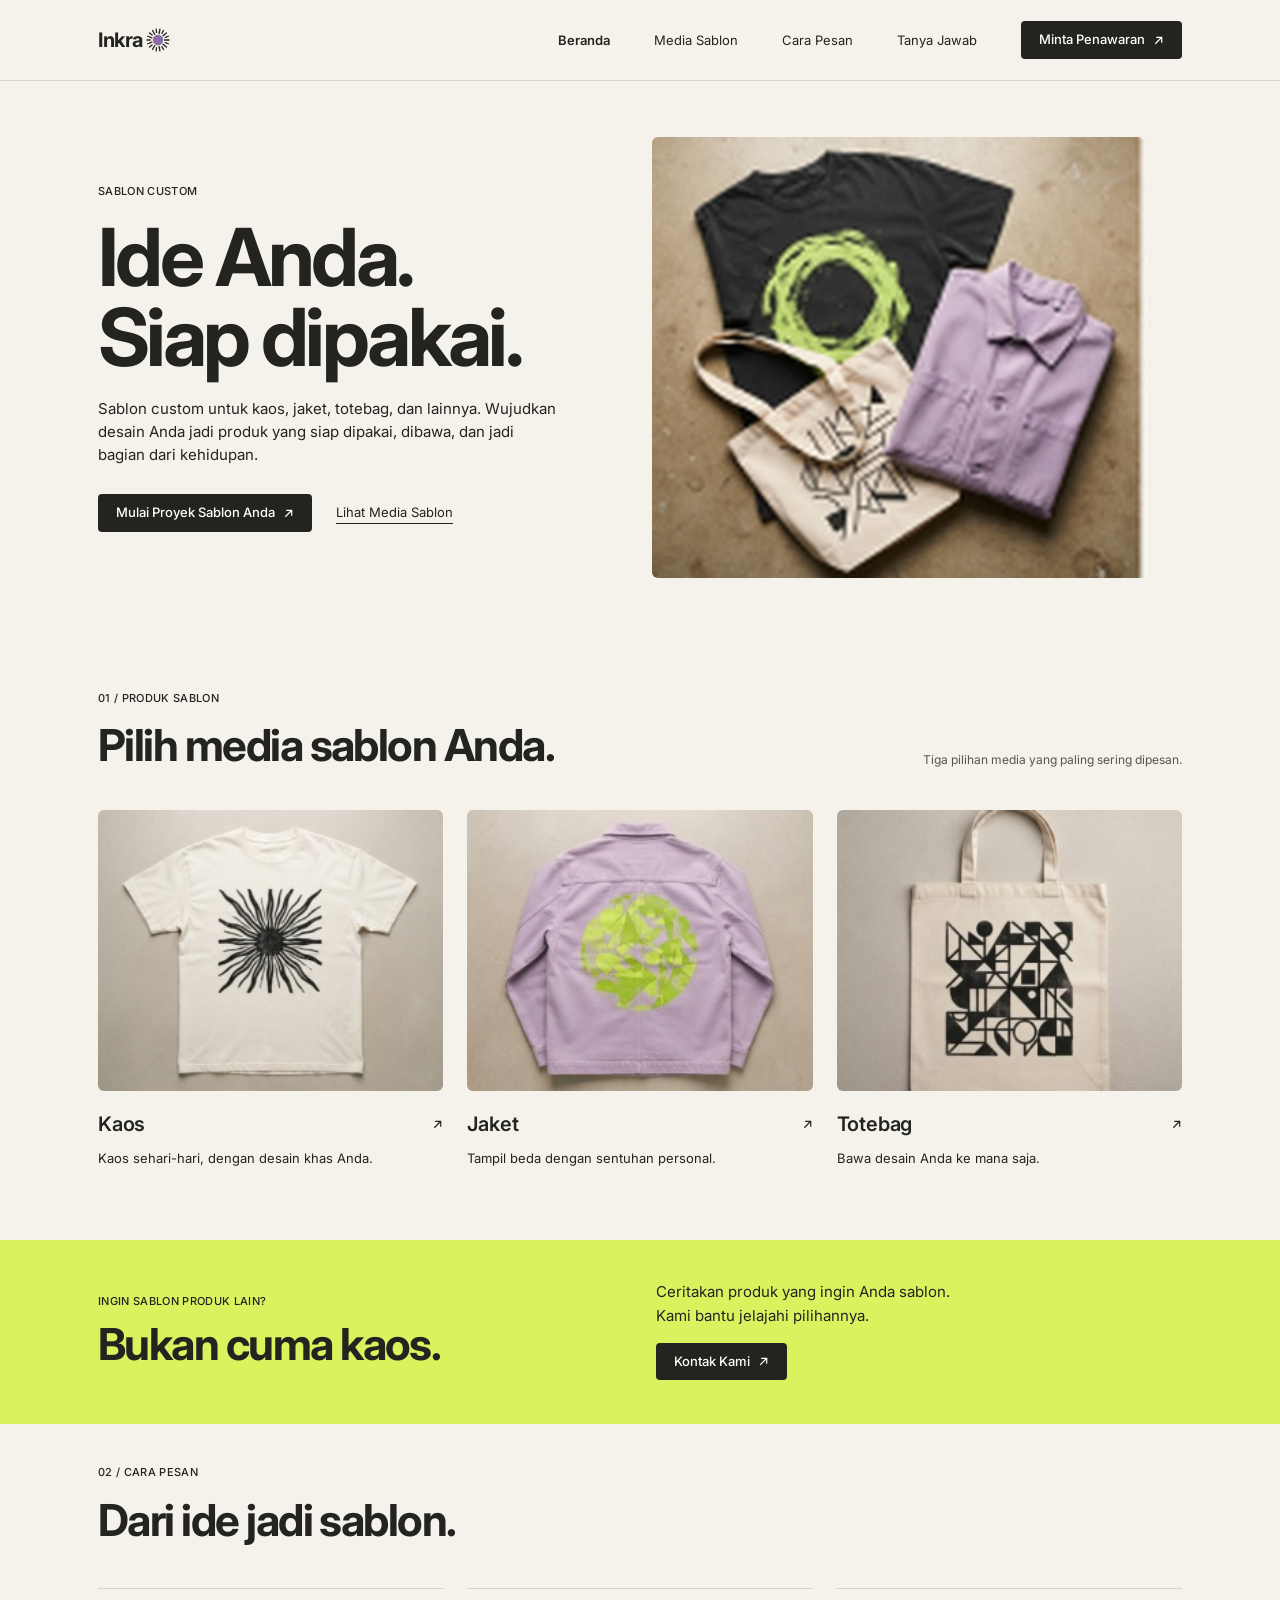
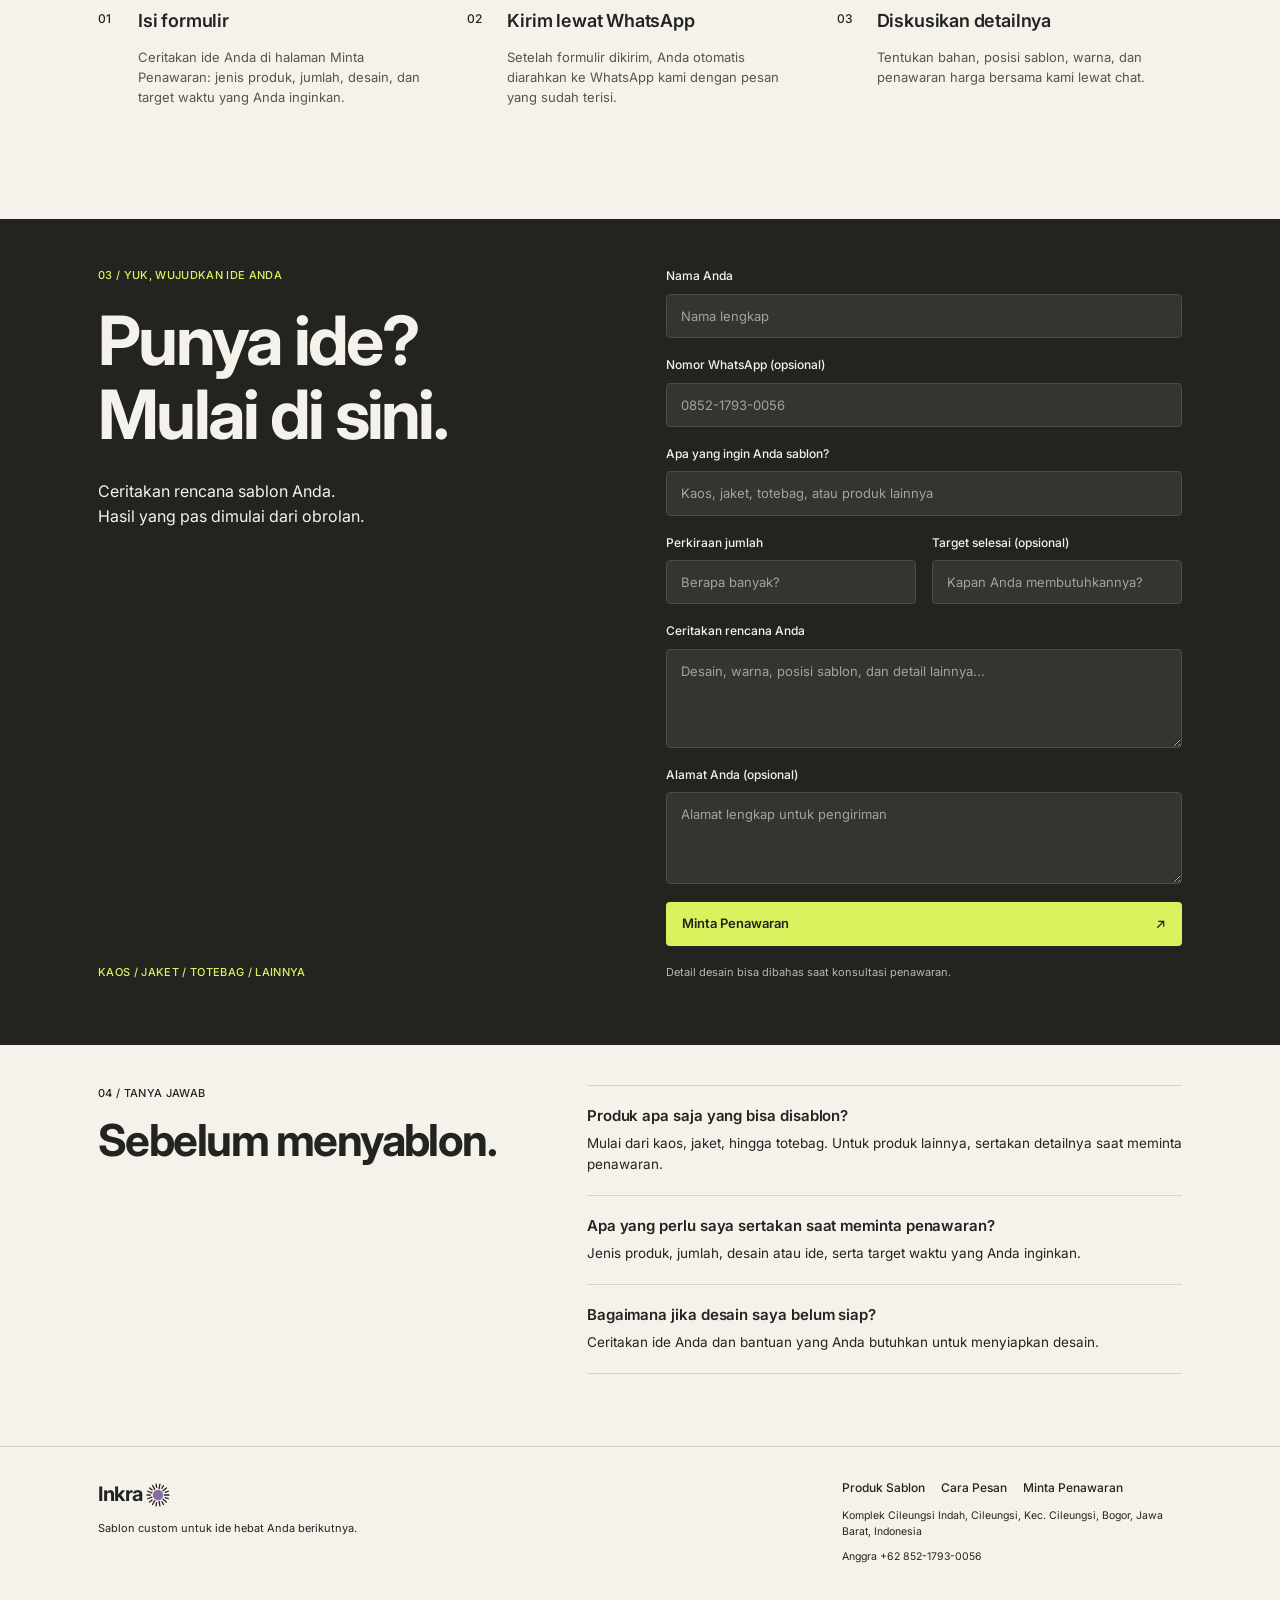
<file: statis/index.html>
<!doctype html>
<html lang="id">
  <head>
    <meta charset="utf-8" />
    <meta name="viewport" content="width=device-width, initial-scale=1" />
    <title>Inkra — Sablon custom untuk ide hebat Anda</title>
    <meta
      name="description"
      content="Sablon custom untuk kaos, jaket, totebag, dan lainnya. Ceritakan ide Anda, kami wujudkan jadi produk siap pakai."
    />
    <link rel="preconnect" href="https://fonts.googleapis.com" />
    <link rel="preconnect" href="https://fonts.gstatic.com" crossorigin />
    <link
      href="https://fonts.googleapis.com/css2?family=Inter:wght@400;500;600;700&display=swap"
      rel="stylesheet"
    />
    <link rel="stylesheet" href="assets/css/style.css" />
  </head>
  <body>
    <header class="site-header">
      <div class="wrap bar">
        <a class="logo" href="index.html" aria-label="Inkra, ke beranda"
          >Inkra<svg
            class="logo-ikon"
            viewBox="0 0 24 24"
            width="24"
            height="24"
            aria-hidden="true"
          >
            <circle cx="12" cy="12" r="5.2" fill="#8a6aa8" />
            <g stroke="#232420" stroke-width="1.3" stroke-linecap="round">
              <line x1="18.50" y1="12.00" x2="23.00" y2="12.00" />
              <line x1="19.24" y1="14.63" x2="22.34" y2="15.76" />
              <line x1="16.98" y1="16.18" x2="20.43" y2="19.07" />
              <line x1="15.85" y1="18.67" x2="17.50" y2="21.53" />
              <line x1="13.13" y1="18.40" x2="13.91" y2="22.83" />
              <line x1="10.66" y1="19.58" x2="10.09" y2="22.83" />
              <line x1="8.75" y1="17.63" x2="6.50" y2="21.53" />
              <line x1="6.10" y1="16.95" x2="3.57" y2="19.07" />
              <line x1="5.89" y1="14.22" x2="1.66" y2="15.76" />
              <line x1="4.30" y1="12.00" x2="1.00" y2="12.00" />
              <line x1="5.89" y1="9.78" x2="1.66" y2="8.24" />
              <line x1="6.10" y1="7.05" x2="3.57" y2="4.93" />
              <line x1="8.75" y1="6.37" x2="6.50" y2="2.47" />
              <line x1="10.66" y1="4.42" x2="10.09" y2="1.17" />
              <line x1="13.13" y1="5.60" x2="13.91" y2="1.17" />
              <line x1="15.85" y1="5.33" x2="17.50" y2="2.47" />
              <line x1="16.98" y1="7.82" x2="20.43" y2="4.93" />
              <line x1="19.24" y1="9.37" x2="22.34" y2="8.24" />
            </g></svg
        ></a>
        <button
          class="nav-toggle"
          type="button"
          aria-expanded="false"
          aria-controls="menu"
        >
          Menu
        </button>
        <nav class="menu" id="menu" aria-label="Navigasi utama">
          <a href="index.html" aria-current="page">Beranda</a>
          <a href="media-sablon.html">Media Sablon</a>
          <a href="cara-pesan.html">Cara Pesan</a>
          <a href="tanya-jawab.html">Tanya Jawab</a>
          <a class="btn btn-gelap" href="minta-penawaran.html"
            >Minta Penawaran
            <svg
              class="ikon"
              viewBox="0 0 12 12"
              width="11"
              height="11"
              aria-hidden="true"
            >
              <path
                d="M2.5 9.5l7-7M3.5 2.5h6v6"
                fill="none"
                stroke="currentColor"
                stroke-width="1.3"
              /></svg
          ></a>
        </nav>
      </div>
    </header>
    <main>
      <section class="hero">
        <div class="wrap hero-grid">
          <div class="hero-teks">
            <p class="eyebrow">Sablon custom</p>
            <h1>Ide Anda.<br />Siap dipakai.</h1>
            <p class="hero-ket">
              Sablon custom untuk kaos, jaket, totebag, dan lainnya. Wujudkan
              desain Anda jadi produk yang siap dipakai, dibawa, dan jadi bagian
              dari kehidupan.
            </p>
            <div class="hero-aksi">
              <a class="btn btn-gelap" href="minta-penawaran.html"
                >Mulai Proyek Sablon Anda
                <svg
                  class="ikon"
                  viewBox="0 0 12 12"
                  width="11"
                  height="11"
                  aria-hidden="true"
                >
                  <path
                    d="M2.5 9.5l7-7M3.5 2.5h6v6"
                    fill="none"
                    stroke="currentColor"
                    stroke-width="1.3"
                  /></svg
              ></a>
              <a class="tautan-garis" href="media-sablon.html"
                >Lihat Media Sablon</a
              >
            </div>
          </div>
          <img
            class="hero-foto"
            src="assets/img/hero.jpg"
            width="612"
            height="504"
            alt="Kaos hitam, jaket ungu, dan totebag dengan desain sablon"
          />
        </div>
      </section>
      <section class="section" id="media-sablon">
        <div class="wrap">
          <p class="eyebrow">01 / Produk sablon</p>
          <div class="section-head">
            <h2 class="judul">Pilih media sablon Anda.</h2>
            <p class="section-note">
              Tiga pilihan media yang paling sering dipesan.
            </p>
          </div>
          <div class="kartu-grid">
            <a class="kartu" href="minta-penawaran.html?produk=Kaos">
              <img
                src="assets/img/kaos.jpg"
                width="254"
                height="207"
                alt="Kaos dengan desain sablon"
                loading="lazy"
              />
              <span class="kartu-judul"
                ><span class="kartu-nama">Kaos</span
                ><svg
                  class="ikon"
                  viewBox="0 0 12 12"
                  width="11"
                  height="11"
                  aria-hidden="true"
                >
                  <path
                    d="M2.5 9.5l7-7M3.5 2.5h6v6"
                    fill="none"
                    stroke="currentColor"
                    stroke-width="1.3"
                  /></svg
              ></span>
              <span class="kartu-ket"
                >Kaos sehari-hari, dengan desain khas Anda.</span
              >
            </a>
            <a class="kartu" href="minta-penawaran.html?produk=Jaket">
              <img
                src="assets/img/jaket.jpg"
                width="254"
                height="207"
                alt="Jaket dengan desain sablon"
                loading="lazy"
              />
              <span class="kartu-judul"
                ><span class="kartu-nama">Jaket</span
                ><svg
                  class="ikon"
                  viewBox="0 0 12 12"
                  width="11"
                  height="11"
                  aria-hidden="true"
                >
                  <path
                    d="M2.5 9.5l7-7M3.5 2.5h6v6"
                    fill="none"
                    stroke="currentColor"
                    stroke-width="1.3"
                  /></svg
              ></span>
              <span class="kartu-ket"
                >Tampil beda dengan sentuhan personal.</span
              >
            </a>
            <a class="kartu" href="minta-penawaran.html?produk=Totebag">
              <img
                src="assets/img/totebag.jpg"
                width="254"
                height="207"
                alt="Totebag dengan desain sablon"
                loading="lazy"
              />
              <span class="kartu-judul"
                ><span class="kartu-nama">Totebag</span
                ><svg
                  class="ikon"
                  viewBox="0 0 12 12"
                  width="11"
                  height="11"
                  aria-hidden="true"
                >
                  <path
                    d="M2.5 9.5l7-7M3.5 2.5h6v6"
                    fill="none"
                    stroke="currentColor"
                    stroke-width="1.3"
                  /></svg
              ></span>
              <span class="kartu-ket">Bawa desain Anda ke mana saja.</span>
            </a>
          </div>
        </div>
      </section>
      <section class="band">
        <div class="wrap band-grid">
          <div>
            <p class="eyebrow">Ingin sablon produk lain?</p>
            <h2 class="judul">Bukan cuma kaos.</h2>
          </div>
          <div class="band-aksi">
            <p>
              Ceritakan produk yang ingin Anda sablon.<br />Kami bantu jelajahi
              pilihannya.
            </p>
            <a
              class="btn btn-gelap"
              href="https://wa.me/6285217930056?text=Halo%20Inkra%2C%20saya%20ingin%20bertanya%20soal%20sablon."
              target="_blank"
              rel="noopener"
              >Kontak Kami
              <svg
                class="ikon"
                viewBox="0 0 12 12"
                width="11"
                height="11"
                aria-hidden="true"
              >
                <path
                  d="M2.5 9.5l7-7M3.5 2.5h6v6"
                  fill="none"
                  stroke="currentColor"
                  stroke-width="1.3"
                /></svg
            ></a>
          </div>
        </div>
      </section>
      <section class="section" id="cara-pesan">
        <div class="wrap">
          <p class="eyebrow">02 / Cara pesan</p>
          <h2 class="judul">Dari ide jadi sablon.</h2>
          <ol class="langkah">
            <li class="langkah-item">
              <span class="langkah-no">01</span>
              <div>
                <h3>Isi formulir</h3>
                <p>
                  Ceritakan ide Anda di halaman Minta Penawaran: jenis produk,
                  jumlah, desain, dan target waktu yang Anda inginkan.
                </p>
              </div>
            </li>
            <li class="langkah-item">
              <span class="langkah-no">02</span>
              <div>
                <h3>Kirim lewat WhatsApp</h3>
                <p>
                  Setelah formulir dikirim, Anda otomatis diarahkan ke WhatsApp
                  kami dengan pesan yang sudah terisi.
                </p>
              </div>
            </li>
            <li class="langkah-item">
              <span class="langkah-no">03</span>
              <div>
                <h3>Diskusikan detailnya</h3>
                <p>
                  Tentukan bahan, posisi sablon, warna, dan penawaran harga
                  bersama kami lewat chat.
                </p>
              </div>
            </li>
          </ol>
        </div>
      </section>
      <section class="panel-gelap" id="penawaran">
        <div class="wrap form-grid">
          <div class="form-kiri">
            <div>
              <p class="eyebrow eyebrow-lime">03 / Yuk, wujudkan ide Anda</p>
              <h2 class="judul judul-besar">Punya ide?<br />Mulai di sini.</h2>
              <p class="form-ket">
                Ceritakan rencana sablon Anda.<br />Hasil yang pas dimulai dari
                obrolan.
              </p>
            </div>
            <p class="eyebrow eyebrow-lime form-tag">
              Kaos / Jaket / Totebag / Lainnya
            </p>
          </div>

          <form class="form" id="form-penawaran" novalidate>
            <div class="field">
              <label for="nama">Nama Anda</label>
              <input
                id="nama"
                name="nama"
                type="text"
                maxlength="100"
                placeholder="Nama lengkap"
                autocomplete="name"
                required
              />
            </div>
            <div class="field">
              <label for="telepon">Nomor WhatsApp (opsional)</label>
              <input
                id="telepon"
                name="telepon"
                type="tel"
                inputmode="tel"
                maxlength="25"
                placeholder="0852-1793-0056"
                autocomplete="tel"
              />
            </div>
            <div class="field">
              <label for="produk">Apa yang ingin Anda sablon?</label>
              <input
                id="produk"
                name="produk"
                type="text"
                maxlength="150"
                placeholder="Kaos, jaket, totebag, atau produk lainnya"
                required
              />
            </div>
            <div class="baris">
              <div class="field">
                <label for="jumlah">Perkiraan jumlah</label>
                <input
                  id="jumlah"
                  name="jumlah"
                  type="text"
                  maxlength="50"
                  placeholder="Berapa banyak?"
                  required
                />
              </div>
              <div class="field">
                <label for="target">Target selesai (opsional)</label>
                <input
                  id="target"
                  name="target"
                  type="text"
                  maxlength="100"
                  placeholder="Kapan Anda membutuhkannya?"
                />
              </div>
            </div>
            <div class="field">
              <label for="rencana">Ceritakan rencana Anda</label>
              <textarea
                id="rencana"
                name="rencana"
                rows="4"
                maxlength="2000"
                placeholder="Desain, warna, posisi sablon, dan detail lainnya..."
              ></textarea>
            </div>
            <div class="field">
              <label for="alamat">Alamat Anda (opsional)</label>
              <textarea
                id="alamat"
                name="alamat"
                rows="3"
                maxlength="500"
                placeholder="Alamat lengkap untuk pengiriman"
              ></textarea>
            </div>
            <button class="btn btn-lime btn-blok" type="submit">
              <span>Minta Penawaran</span
              ><svg
                class="ikon"
                viewBox="0 0 12 12"
                width="11"
                height="11"
                aria-hidden="true"
              >
                <path
                  d="M2.5 9.5l7-7M3.5 2.5h6v6"
                  fill="none"
                  stroke="currentColor"
                  stroke-width="1.3"
                />
              </svg>
            </button>
            <p class="form-catatan">
              Detail desain bisa dibahas saat konsultasi penawaran.
            </p>
          </form>
        </div>
      </section>
      <section class="section" id="tanya-jawab">
        <div class="wrap faq-grid">
          <div>
            <p class="eyebrow">04 / Tanya jawab</p>
            <h2 class="judul">Sebelum menyablon.</h2>
          </div>
          <div class="faq-daftar">
            <div class="faq-item">
              <h3>Produk apa saja yang bisa disablon?</h3>
              <p>
                Mulai dari kaos, jaket, hingga totebag. Untuk produk lainnya,
                sertakan detailnya saat meminta penawaran.
              </p>
            </div>
            <div class="faq-item">
              <h3>Apa yang perlu saya sertakan saat meminta penawaran?</h3>
              <p>
                Jenis produk, jumlah, desain atau ide, serta target waktu yang
                Anda inginkan.
              </p>
            </div>
            <div class="faq-item">
              <h3>Bagaimana jika desain saya belum siap?</h3>
              <p>
                Ceritakan ide Anda dan bantuan yang Anda butuhkan untuk
                menyiapkan desain.
              </p>
            </div>
          </div>
        </div>
      </section>
    </main>
    <footer class="site-footer">
      <div class="wrap footer-grid">
        <div>
          <a class="logo" href="index.html" aria-label="Inkra, ke beranda"
            >Inkra<svg
              class="logo-ikon"
              viewBox="0 0 24 24"
              width="24"
              height="24"
              aria-hidden="true"
            >
              <circle cx="12" cy="12" r="5.2" fill="#8a6aa8" />
              <g stroke="#232420" stroke-width="1.3" stroke-linecap="round">
                <line x1="18.50" y1="12.00" x2="23.00" y2="12.00" />
                <line x1="19.24" y1="14.63" x2="22.34" y2="15.76" />
                <line x1="16.98" y1="16.18" x2="20.43" y2="19.07" />
                <line x1="15.85" y1="18.67" x2="17.50" y2="21.53" />
                <line x1="13.13" y1="18.40" x2="13.91" y2="22.83" />
                <line x1="10.66" y1="19.58" x2="10.09" y2="22.83" />
                <line x1="8.75" y1="17.63" x2="6.50" y2="21.53" />
                <line x1="6.10" y1="16.95" x2="3.57" y2="19.07" />
                <line x1="5.89" y1="14.22" x2="1.66" y2="15.76" />
                <line x1="4.30" y1="12.00" x2="1.00" y2="12.00" />
                <line x1="5.89" y1="9.78" x2="1.66" y2="8.24" />
                <line x1="6.10" y1="7.05" x2="3.57" y2="4.93" />
                <line x1="8.75" y1="6.37" x2="6.50" y2="2.47" />
                <line x1="10.66" y1="4.42" x2="10.09" y2="1.17" />
                <line x1="13.13" y1="5.60" x2="13.91" y2="1.17" />
                <line x1="15.85" y1="5.33" x2="17.50" y2="2.47" />
                <line x1="16.98" y1="7.82" x2="20.43" y2="4.93" />
                <line x1="19.24" y1="9.37" x2="22.34" y2="8.24" />
              </g></svg
          ></a>
          <p class="footer-tagline">
            Sablon custom untuk ide hebat Anda berikutnya.
          </p>
        </div>
        <div class="footer-info">
          <nav class="footer-links" aria-label="Tautan footer">
            <a href="media-sablon.html">Produk Sablon</a>
            <a href="cara-pesan.html">Cara Pesan</a>
            <a href="minta-penawaran.html">Minta Penawaran</a>
          </nav>
          <p class="footer-alamat">
            Komplek Cileungsi Indah, Cileungsi, Kec. Cileungsi, Bogor, Jawa
            Barat, Indonesia
          </p>
          <p class="footer-alamat">Anggra +62 852-1793-0056</p>
        </div>
      </div>
    </footer>

    <div
      class="modal"
      id="modal-sukses"
      role="dialog"
      aria-modal="true"
      aria-labelledby="modal-judul"
      hidden
    >
      <div class="modal-kotak">
        <h2 id="modal-judul">Permintaan diterima.</h2>
        <p>
          Mohon berkenan untuk menunggu beberapa saat, kami akan menghubungi
          anda segera.
        </p>
        <p class="modal-wa" role="status">Mengarahkan Anda ke WhatsApp…</p>
        <div class="modal-aksi">
          <a class="btn btn-gelap" href="#" data-wa>Buka WhatsApp</a>
          <button class="btn btn-garis" type="button" data-tutup>Tutup</button>
        </div>
      </div>
    </div>

    <script src="assets/js/main.js"></script>
  </body>
</html>
</file>
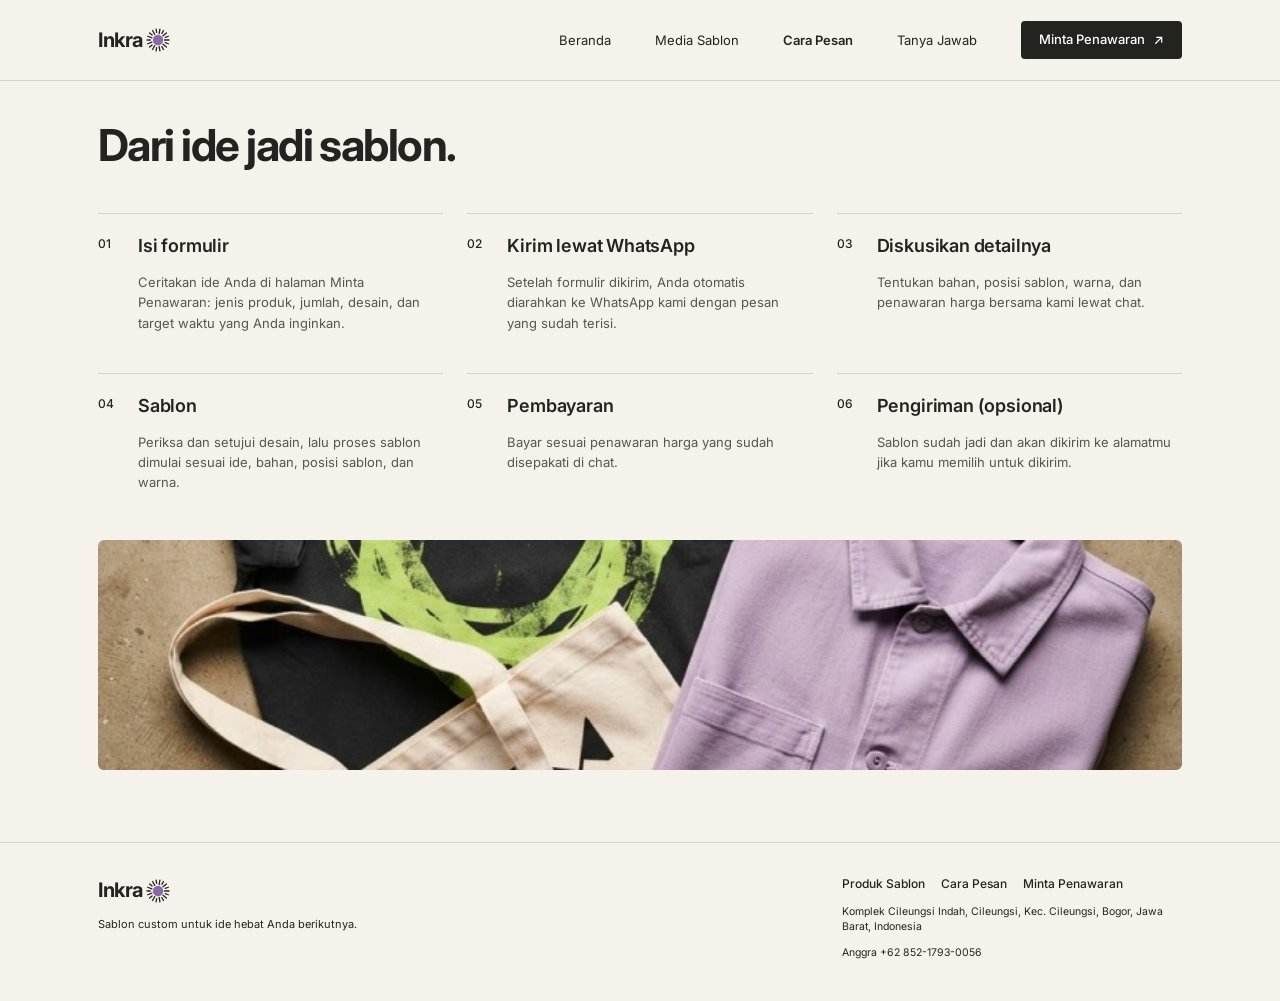
<file: statis/cara-pesan.html>
<!doctype html>
<html lang="id">
  <head>
    <meta charset="utf-8" />
    <meta name="viewport" content="width=device-width, initial-scale=1" />
    <title>Cara Pesan — Inkra</title>
    <meta
      name="description"
      content="Sablon custom untuk kaos, jaket, totebag, dan lainnya. Ceritakan ide Anda, kami wujudkan jadi produk siap pakai."
    />
    <link rel="preconnect" href="https://fonts.googleapis.com" />
    <link rel="preconnect" href="https://fonts.gstatic.com" crossorigin />
    <link
      href="https://fonts.googleapis.com/css2?family=Inter:wght@400;500;600;700&display=swap"
      rel="stylesheet"
    />
    <link rel="stylesheet" href="assets/css/style.css" />
  </head>
  <body>
    <header class="site-header">
      <div class="wrap bar">
        <a class="logo" href="index.html" aria-label="Inkra, ke beranda"
          >Inkra<svg
            class="logo-ikon"
            viewBox="0 0 24 24"
            width="24"
            height="24"
            aria-hidden="true"
          >
            <circle cx="12" cy="12" r="5.2" fill="#8a6aa8" />
            <g stroke="#232420" stroke-width="1.3" stroke-linecap="round">
              <line x1="18.50" y1="12.00" x2="23.00" y2="12.00" />
              <line x1="19.24" y1="14.63" x2="22.34" y2="15.76" />
              <line x1="16.98" y1="16.18" x2="20.43" y2="19.07" />
              <line x1="15.85" y1="18.67" x2="17.50" y2="21.53" />
              <line x1="13.13" y1="18.40" x2="13.91" y2="22.83" />
              <line x1="10.66" y1="19.58" x2="10.09" y2="22.83" />
              <line x1="8.75" y1="17.63" x2="6.50" y2="21.53" />
              <line x1="6.10" y1="16.95" x2="3.57" y2="19.07" />
              <line x1="5.89" y1="14.22" x2="1.66" y2="15.76" />
              <line x1="4.30" y1="12.00" x2="1.00" y2="12.00" />
              <line x1="5.89" y1="9.78" x2="1.66" y2="8.24" />
              <line x1="6.10" y1="7.05" x2="3.57" y2="4.93" />
              <line x1="8.75" y1="6.37" x2="6.50" y2="2.47" />
              <line x1="10.66" y1="4.42" x2="10.09" y2="1.17" />
              <line x1="13.13" y1="5.60" x2="13.91" y2="1.17" />
              <line x1="15.85" y1="5.33" x2="17.50" y2="2.47" />
              <line x1="16.98" y1="7.82" x2="20.43" y2="4.93" />
              <line x1="19.24" y1="9.37" x2="22.34" y2="8.24" />
            </g></svg
        ></a>
        <button
          class="nav-toggle"
          type="button"
          aria-expanded="false"
          aria-controls="menu"
        >
          Menu
        </button>
        <nav class="menu" id="menu" aria-label="Navigasi utama">
          <a href="index.html">Beranda</a>
          <a href="media-sablon.html">Media Sablon</a>
          <a href="cara-pesan.html" aria-current="page">Cara Pesan</a>
          <a href="tanya-jawab.html">Tanya Jawab</a>
          <a class="btn btn-gelap" href="minta-penawaran.html"
            >Minta Penawaran
            <svg
              class="ikon"
              viewBox="0 0 12 12"
              width="11"
              height="11"
              aria-hidden="true"
            >
              <path
                d="M2.5 9.5l7-7M3.5 2.5h6v6"
                fill="none"
                stroke="currentColor"
                stroke-width="1.3"
              /></svg
          ></a>
        </nav>
      </div>
    </header>
    <main>
      <section class="section" id="cara-pesan">
        <div class="wrap">
          <h1 class="judul">Dari ide jadi sablon.</h1>
          <ol class="langkah">
            <li class="langkah-item">
              <span class="langkah-no">01</span>
              <div>
                <h3>Isi formulir</h3>
                <p>
                  Ceritakan ide Anda di halaman Minta Penawaran: jenis produk,
                  jumlah, desain, dan target waktu yang Anda inginkan.
                </p>
              </div>
            </li>
            <li class="langkah-item">
              <span class="langkah-no">02</span>
              <div>
                <h3>Kirim lewat WhatsApp</h3>
                <p>
                  Setelah formulir dikirim, Anda otomatis diarahkan ke WhatsApp
                  kami dengan pesan yang sudah terisi.
                </p>
              </div>
            </li>
            <li class="langkah-item">
              <span class="langkah-no">03</span>
              <div>
                <h3>Diskusikan detailnya</h3>
                <p>
                  Tentukan bahan, posisi sablon, warna, dan penawaran harga
                  bersama kami lewat chat.
                </p>
              </div>
            </li>
            <li class="langkah-item">
              <span class="langkah-no">04</span>
              <div>
                <h3>Sablon</h3>
                <p>
                  Periksa dan setujui desain, lalu proses sablon dimulai sesuai
                  ide, bahan, posisi sablon, dan warna.
                </p>
              </div>
            </li>
            <li class="langkah-item">
              <span class="langkah-no">05</span>
              <div>
                <h3>Pembayaran</h3>
                <p>
                  Bayar sesuai penawaran harga yang sudah disepakati di chat.
                </p>
              </div>
            </li>
            <li class="langkah-item">
              <span class="langkah-no">06</span>
              <div>
                <h3>Pengiriman (opsional)</h3>
                <p>
                  Sablon sudah jadi dan akan dikirim ke alamatmu jika kamu
                  memilih untuk dikirim.
                </p>
              </div>
            </li>
          </ol>
          <img
            class="banner-foto"
            src="assets/img/banner.jpg"
            width="801"
            height="161"
            alt="Totebag, jaket, dan kaos hasil sablon"
            loading="lazy"
          />
        </div>
      </section>
    </main>
    <footer class="site-footer">
      <div class="wrap footer-grid">
        <div>
          <a class="logo" href="index.html" aria-label="Inkra, ke beranda"
            >Inkra<svg
              class="logo-ikon"
              viewBox="0 0 24 24"
              width="24"
              height="24"
              aria-hidden="true"
            >
              <circle cx="12" cy="12" r="5.2" fill="#8a6aa8" />
              <g stroke="#232420" stroke-width="1.3" stroke-linecap="round">
                <line x1="18.50" y1="12.00" x2="23.00" y2="12.00" />
                <line x1="19.24" y1="14.63" x2="22.34" y2="15.76" />
                <line x1="16.98" y1="16.18" x2="20.43" y2="19.07" />
                <line x1="15.85" y1="18.67" x2="17.50" y2="21.53" />
                <line x1="13.13" y1="18.40" x2="13.91" y2="22.83" />
                <line x1="10.66" y1="19.58" x2="10.09" y2="22.83" />
                <line x1="8.75" y1="17.63" x2="6.50" y2="21.53" />
                <line x1="6.10" y1="16.95" x2="3.57" y2="19.07" />
                <line x1="5.89" y1="14.22" x2="1.66" y2="15.76" />
                <line x1="4.30" y1="12.00" x2="1.00" y2="12.00" />
                <line x1="5.89" y1="9.78" x2="1.66" y2="8.24" />
                <line x1="6.10" y1="7.05" x2="3.57" y2="4.93" />
                <line x1="8.75" y1="6.37" x2="6.50" y2="2.47" />
                <line x1="10.66" y1="4.42" x2="10.09" y2="1.17" />
                <line x1="13.13" y1="5.60" x2="13.91" y2="1.17" />
                <line x1="15.85" y1="5.33" x2="17.50" y2="2.47" />
                <line x1="16.98" y1="7.82" x2="20.43" y2="4.93" />
                <line x1="19.24" y1="9.37" x2="22.34" y2="8.24" />
              </g></svg
          ></a>
          <p class="footer-tagline">
            Sablon custom untuk ide hebat Anda berikutnya.
          </p>
        </div>
        <div class="footer-info">
          <nav class="footer-links" aria-label="Tautan footer">
            <a href="media-sablon.html">Produk Sablon</a>
            <a href="cara-pesan.html">Cara Pesan</a>
            <a href="minta-penawaran.html">Minta Penawaran</a>
          </nav>
          <p class="footer-alamat">
            Komplek Cileungsi Indah, Cileungsi, Kec. Cileungsi, Bogor, Jawa
            Barat, Indonesia
          </p>
          <p class="footer-alamat">Anggra +62 852-1793-0056</p>
        </div>
      </div>
    </footer>

    <script src="assets/js/main.js"></script>
  </body>
</html>
</file>
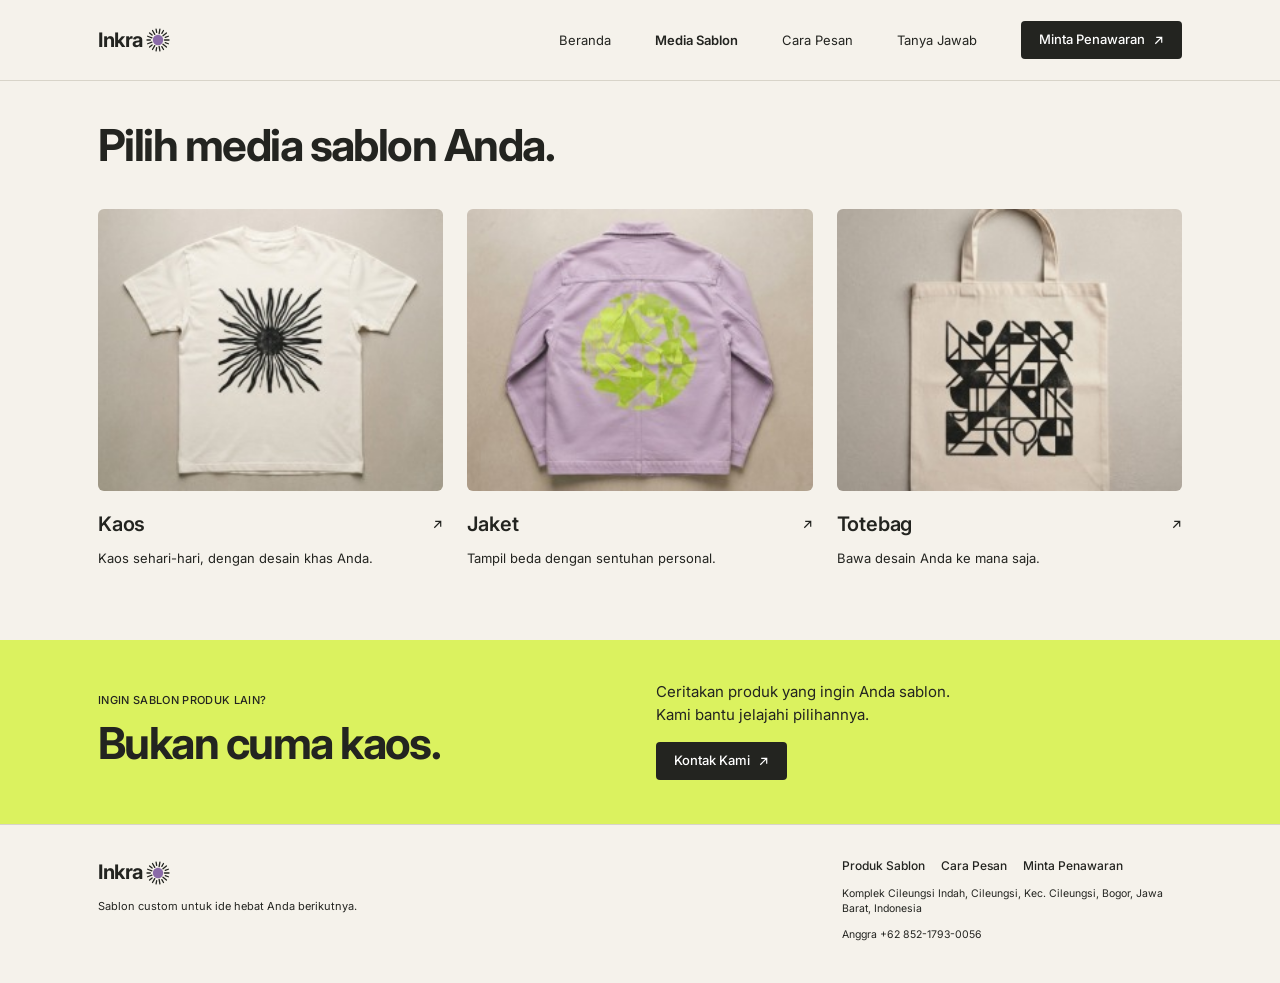
<file: statis/media-sablon.html>
<!doctype html>
<html lang="id">
  <head>
    <meta charset="utf-8" />
    <meta name="viewport" content="width=device-width, initial-scale=1" />
    <title>Media Sablon — Inkra</title>
    <meta
      name="description"
      content="Sablon custom untuk kaos, jaket, totebag, dan lainnya. Ceritakan ide Anda, kami wujudkan jadi produk siap pakai."
    />
    <link rel="preconnect" href="https://fonts.googleapis.com" />
    <link rel="preconnect" href="https://fonts.gstatic.com" crossorigin />
    <link
      href="https://fonts.googleapis.com/css2?family=Inter:wght@400;500;600;700&display=swap"
      rel="stylesheet"
    />
    <link rel="stylesheet" href="assets/css/style.css" />
  </head>
  <body>
    <header class="site-header">
      <div class="wrap bar">
        <a class="logo" href="index.html" aria-label="Inkra, ke beranda"
          >Inkra<svg
            class="logo-ikon"
            viewBox="0 0 24 24"
            width="24"
            height="24"
            aria-hidden="true"
          >
            <circle cx="12" cy="12" r="5.2" fill="#8a6aa8" />
            <g stroke="#232420" stroke-width="1.3" stroke-linecap="round">
              <line x1="18.50" y1="12.00" x2="23.00" y2="12.00" />
              <line x1="19.24" y1="14.63" x2="22.34" y2="15.76" />
              <line x1="16.98" y1="16.18" x2="20.43" y2="19.07" />
              <line x1="15.85" y1="18.67" x2="17.50" y2="21.53" />
              <line x1="13.13" y1="18.40" x2="13.91" y2="22.83" />
              <line x1="10.66" y1="19.58" x2="10.09" y2="22.83" />
              <line x1="8.75" y1="17.63" x2="6.50" y2="21.53" />
              <line x1="6.10" y1="16.95" x2="3.57" y2="19.07" />
              <line x1="5.89" y1="14.22" x2="1.66" y2="15.76" />
              <line x1="4.30" y1="12.00" x2="1.00" y2="12.00" />
              <line x1="5.89" y1="9.78" x2="1.66" y2="8.24" />
              <line x1="6.10" y1="7.05" x2="3.57" y2="4.93" />
              <line x1="8.75" y1="6.37" x2="6.50" y2="2.47" />
              <line x1="10.66" y1="4.42" x2="10.09" y2="1.17" />
              <line x1="13.13" y1="5.60" x2="13.91" y2="1.17" />
              <line x1="15.85" y1="5.33" x2="17.50" y2="2.47" />
              <line x1="16.98" y1="7.82" x2="20.43" y2="4.93" />
              <line x1="19.24" y1="9.37" x2="22.34" y2="8.24" />
            </g></svg
        ></a>
        <button
          class="nav-toggle"
          type="button"
          aria-expanded="false"
          aria-controls="menu"
        >
          Menu
        </button>
        <nav class="menu" id="menu" aria-label="Navigasi utama">
          <a href="index.html">Beranda</a>
          <a href="media-sablon.html" aria-current="page">Media Sablon</a>
          <a href="cara-pesan.html">Cara Pesan</a>
          <a href="tanya-jawab.html">Tanya Jawab</a>
          <a class="btn btn-gelap" href="minta-penawaran.html"
            >Minta Penawaran
            <svg
              class="ikon"
              viewBox="0 0 12 12"
              width="11"
              height="11"
              aria-hidden="true"
            >
              <path
                d="M2.5 9.5l7-7M3.5 2.5h6v6"
                fill="none"
                stroke="currentColor"
                stroke-width="1.3"
              /></svg
          ></a>
        </nav>
      </div>
    </header>
    <main>
      <section class="section" id="media-sablon">
        <div class="wrap">
          <div class="section-head">
            <h1 class="judul">Pilih media sablon Anda.</h1>
          </div>
          <div class="kartu-grid">
            <a class="kartu" href="minta-penawaran.html?produk=Kaos">
              <img
                src="assets/img/kaos.jpg"
                width="254"
                height="207"
                alt="Kaos dengan desain sablon"
                loading="lazy"
              />
              <span class="kartu-judul"
                ><span class="kartu-nama">Kaos</span
                ><svg
                  class="ikon"
                  viewBox="0 0 12 12"
                  width="11"
                  height="11"
                  aria-hidden="true"
                >
                  <path
                    d="M2.5 9.5l7-7M3.5 2.5h6v6"
                    fill="none"
                    stroke="currentColor"
                    stroke-width="1.3"
                  /></svg
              ></span>
              <span class="kartu-ket"
                >Kaos sehari-hari, dengan desain khas Anda.</span
              >
            </a>
            <a class="kartu" href="minta-penawaran.html?produk=Jaket">
              <img
                src="assets/img/jaket.jpg"
                width="254"
                height="207"
                alt="Jaket dengan desain sablon"
                loading="lazy"
              />
              <span class="kartu-judul"
                ><span class="kartu-nama">Jaket</span
                ><svg
                  class="ikon"
                  viewBox="0 0 12 12"
                  width="11"
                  height="11"
                  aria-hidden="true"
                >
                  <path
                    d="M2.5 9.5l7-7M3.5 2.5h6v6"
                    fill="none"
                    stroke="currentColor"
                    stroke-width="1.3"
                  /></svg
              ></span>
              <span class="kartu-ket"
                >Tampil beda dengan sentuhan personal.</span
              >
            </a>
            <a class="kartu" href="minta-penawaran.html?produk=Totebag">
              <img
                src="assets/img/totebag.jpg"
                width="254"
                height="207"
                alt="Totebag dengan desain sablon"
                loading="lazy"
              />
              <span class="kartu-judul"
                ><span class="kartu-nama">Totebag</span
                ><svg
                  class="ikon"
                  viewBox="0 0 12 12"
                  width="11"
                  height="11"
                  aria-hidden="true"
                >
                  <path
                    d="M2.5 9.5l7-7M3.5 2.5h6v6"
                    fill="none"
                    stroke="currentColor"
                    stroke-width="1.3"
                  /></svg
              ></span>
              <span class="kartu-ket">Bawa desain Anda ke mana saja.</span>
            </a>
          </div>
        </div>
      </section>
      <section class="band">
        <div class="wrap band-grid">
          <div>
            <p class="eyebrow">Ingin sablon produk lain?</p>
            <h2 class="judul">Bukan cuma kaos.</h2>
          </div>
          <div class="band-aksi">
            <p>
              Ceritakan produk yang ingin Anda sablon.<br />Kami bantu jelajahi
              pilihannya.
            </p>
            <a
              class="btn btn-gelap"
              href="https://wa.me/6285217930056?text=Halo%20Inkra%2C%20saya%20ingin%20bertanya%20soal%20sablon."
              target="_blank"
              rel="noopener"
              >Kontak Kami
              <svg
                class="ikon"
                viewBox="0 0 12 12"
                width="11"
                height="11"
                aria-hidden="true"
              >
                <path
                  d="M2.5 9.5l7-7M3.5 2.5h6v6"
                  fill="none"
                  stroke="currentColor"
                  stroke-width="1.3"
                /></svg
            ></a>
          </div>
        </div>
      </section>
    </main>
    <footer class="site-footer">
      <div class="wrap footer-grid">
        <div>
          <a class="logo" href="index.html" aria-label="Inkra, ke beranda"
            >Inkra<svg
              class="logo-ikon"
              viewBox="0 0 24 24"
              width="24"
              height="24"
              aria-hidden="true"
            >
              <circle cx="12" cy="12" r="5.2" fill="#8a6aa8" />
              <g stroke="#232420" stroke-width="1.3" stroke-linecap="round">
                <line x1="18.50" y1="12.00" x2="23.00" y2="12.00" />
                <line x1="19.24" y1="14.63" x2="22.34" y2="15.76" />
                <line x1="16.98" y1="16.18" x2="20.43" y2="19.07" />
                <line x1="15.85" y1="18.67" x2="17.50" y2="21.53" />
                <line x1="13.13" y1="18.40" x2="13.91" y2="22.83" />
                <line x1="10.66" y1="19.58" x2="10.09" y2="22.83" />
                <line x1="8.75" y1="17.63" x2="6.50" y2="21.53" />
                <line x1="6.10" y1="16.95" x2="3.57" y2="19.07" />
                <line x1="5.89" y1="14.22" x2="1.66" y2="15.76" />
                <line x1="4.30" y1="12.00" x2="1.00" y2="12.00" />
                <line x1="5.89" y1="9.78" x2="1.66" y2="8.24" />
                <line x1="6.10" y1="7.05" x2="3.57" y2="4.93" />
                <line x1="8.75" y1="6.37" x2="6.50" y2="2.47" />
                <line x1="10.66" y1="4.42" x2="10.09" y2="1.17" />
                <line x1="13.13" y1="5.60" x2="13.91" y2="1.17" />
                <line x1="15.85" y1="5.33" x2="17.50" y2="2.47" />
                <line x1="16.98" y1="7.82" x2="20.43" y2="4.93" />
                <line x1="19.24" y1="9.37" x2="22.34" y2="8.24" />
              </g></svg
          ></a>
          <p class="footer-tagline">
            Sablon custom untuk ide hebat Anda berikutnya.
          </p>
        </div>
        <div class="footer-info">
          <nav class="footer-links" aria-label="Tautan footer">
            <a href="media-sablon.html">Produk Sablon</a>
            <a href="cara-pesan.html">Cara Pesan</a>
            <a href="minta-penawaran.html">Minta Penawaran</a>
          </nav>
          <p class="footer-alamat">
            Komplek Cileungsi Indah, Cileungsi, Kec. Cileungsi, Bogor, Jawa
            Barat, Indonesia
          </p>
          <p class="footer-alamat">Anggra +62 852-1793-0056</p>
        </div>
      </div>
    </footer>

    <script src="assets/js/main.js"></script>
  </body>
</html>
</file>
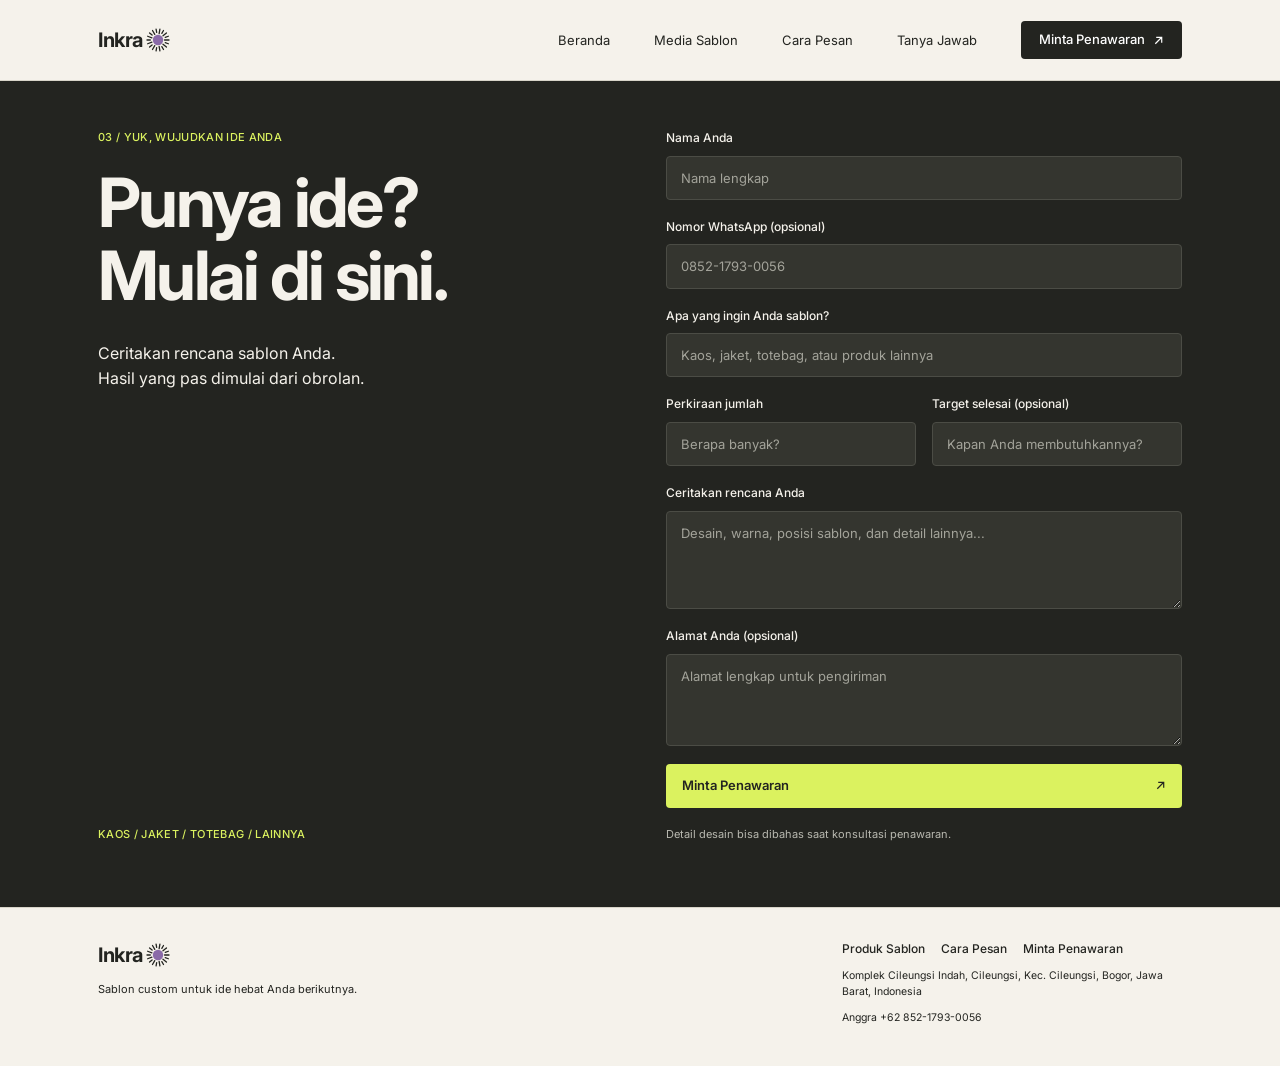
<file: statis/minta-penawaran.html>
<!doctype html>
<html lang="id">
  <head>
    <meta charset="utf-8" />
    <meta name="viewport" content="width=device-width, initial-scale=1" />
    <title>Minta Penawaran — Inkra</title>
    <meta
      name="description"
      content="Sablon custom untuk kaos, jaket, totebag, dan lainnya. Ceritakan ide Anda, kami wujudkan jadi produk siap pakai."
    />
    <link rel="preconnect" href="https://fonts.googleapis.com" />
    <link rel="preconnect" href="https://fonts.gstatic.com" crossorigin />
    <link
      href="https://fonts.googleapis.com/css2?family=Inter:wght@400;500;600;700&display=swap"
      rel="stylesheet"
    />
    <link rel="stylesheet" href="assets/css/style.css" />
  </head>
  <body>
    <header class="site-header">
      <div class="wrap bar">
        <a class="logo" href="index.html" aria-label="Inkra, ke beranda"
          >Inkra<svg
            class="logo-ikon"
            viewBox="0 0 24 24"
            width="24"
            height="24"
            aria-hidden="true"
          >
            <circle cx="12" cy="12" r="5.2" fill="#8a6aa8" />
            <g stroke="#232420" stroke-width="1.3" stroke-linecap="round">
              <line x1="18.50" y1="12.00" x2="23.00" y2="12.00" />
              <line x1="19.24" y1="14.63" x2="22.34" y2="15.76" />
              <line x1="16.98" y1="16.18" x2="20.43" y2="19.07" />
              <line x1="15.85" y1="18.67" x2="17.50" y2="21.53" />
              <line x1="13.13" y1="18.40" x2="13.91" y2="22.83" />
              <line x1="10.66" y1="19.58" x2="10.09" y2="22.83" />
              <line x1="8.75" y1="17.63" x2="6.50" y2="21.53" />
              <line x1="6.10" y1="16.95" x2="3.57" y2="19.07" />
              <line x1="5.89" y1="14.22" x2="1.66" y2="15.76" />
              <line x1="4.30" y1="12.00" x2="1.00" y2="12.00" />
              <line x1="5.89" y1="9.78" x2="1.66" y2="8.24" />
              <line x1="6.10" y1="7.05" x2="3.57" y2="4.93" />
              <line x1="8.75" y1="6.37" x2="6.50" y2="2.47" />
              <line x1="10.66" y1="4.42" x2="10.09" y2="1.17" />
              <line x1="13.13" y1="5.60" x2="13.91" y2="1.17" />
              <line x1="15.85" y1="5.33" x2="17.50" y2="2.47" />
              <line x1="16.98" y1="7.82" x2="20.43" y2="4.93" />
              <line x1="19.24" y1="9.37" x2="22.34" y2="8.24" />
            </g></svg
        ></a>
        <button
          class="nav-toggle"
          type="button"
          aria-expanded="false"
          aria-controls="menu"
        >
          Menu
        </button>
        <nav class="menu" id="menu" aria-label="Navigasi utama">
          <a href="index.html">Beranda</a>
          <a href="media-sablon.html">Media Sablon</a>
          <a href="cara-pesan.html">Cara Pesan</a>
          <a href="tanya-jawab.html">Tanya Jawab</a>
          <a class="btn btn-gelap" href="minta-penawaran.html"
            >Minta Penawaran
            <svg
              class="ikon"
              viewBox="0 0 12 12"
              width="11"
              height="11"
              aria-hidden="true"
            >
              <path
                d="M2.5 9.5l7-7M3.5 2.5h6v6"
                fill="none"
                stroke="currentColor"
                stroke-width="1.3"
              /></svg
          ></a>
        </nav>
      </div>
    </header>
    <main>
      <section class="panel-gelap" id="penawaran">
        <div class="wrap form-grid">
          <div class="form-kiri">
            <div>
              <p class="eyebrow eyebrow-lime">03 / Yuk, wujudkan ide Anda</p>
              <h1 class="judul judul-besar">Punya ide?<br />Mulai di sini.</h1>
              <p class="form-ket">
                Ceritakan rencana sablon Anda.<br />Hasil yang pas dimulai dari
                obrolan.
              </p>
            </div>
            <p class="eyebrow eyebrow-lime form-tag">
              Kaos / Jaket / Totebag / Lainnya
            </p>
          </div>

          <form class="form" id="form-penawaran" novalidate>
            <div class="field">
              <label for="nama">Nama Anda</label>
              <input
                id="nama"
                name="nama"
                type="text"
                maxlength="100"
                placeholder="Nama lengkap"
                autocomplete="name"
                required
              />
            </div>
            <div class="field">
              <label for="telepon">Nomor WhatsApp (opsional)</label>
              <input
                id="telepon"
                name="telepon"
                type="tel"
                inputmode="tel"
                maxlength="25"
                placeholder="0852-1793-0056"
                autocomplete="tel"
              />
            </div>
            <div class="field">
              <label for="produk">Apa yang ingin Anda sablon?</label>
              <input
                id="produk"
                name="produk"
                type="text"
                maxlength="150"
                placeholder="Kaos, jaket, totebag, atau produk lainnya"
                required
              />
            </div>
            <div class="baris">
              <div class="field">
                <label for="jumlah">Perkiraan jumlah</label>
                <input
                  id="jumlah"
                  name="jumlah"
                  type="text"
                  maxlength="50"
                  placeholder="Berapa banyak?"
                  required
                />
              </div>
              <div class="field">
                <label for="target">Target selesai (opsional)</label>
                <input
                  id="target"
                  name="target"
                  type="text"
                  maxlength="100"
                  placeholder="Kapan Anda membutuhkannya?"
                />
              </div>
            </div>
            <div class="field">
              <label for="rencana">Ceritakan rencana Anda</label>
              <textarea
                id="rencana"
                name="rencana"
                rows="4"
                maxlength="2000"
                placeholder="Desain, warna, posisi sablon, dan detail lainnya..."
              ></textarea>
            </div>
            <div class="field">
              <label for="alamat">Alamat Anda (opsional)</label>
              <textarea
                id="alamat"
                name="alamat"
                rows="3"
                maxlength="500"
                placeholder="Alamat lengkap untuk pengiriman"
              ></textarea>
            </div>
            <button class="btn btn-lime btn-blok" type="submit">
              <span>Minta Penawaran</span
              ><svg
                class="ikon"
                viewBox="0 0 12 12"
                width="11"
                height="11"
                aria-hidden="true"
              >
                <path
                  d="M2.5 9.5l7-7M3.5 2.5h6v6"
                  fill="none"
                  stroke="currentColor"
                  stroke-width="1.3"
                />
              </svg>
            </button>
            <p class="form-catatan">
              Detail desain bisa dibahas saat konsultasi penawaran.
            </p>
          </form>
        </div>
      </section>
    </main>
    <footer class="site-footer">
      <div class="wrap footer-grid">
        <div>
          <a class="logo" href="index.html" aria-label="Inkra, ke beranda"
            >Inkra<svg
              class="logo-ikon"
              viewBox="0 0 24 24"
              width="24"
              height="24"
              aria-hidden="true"
            >
              <circle cx="12" cy="12" r="5.2" fill="#8a6aa8" />
              <g stroke="#232420" stroke-width="1.3" stroke-linecap="round">
                <line x1="18.50" y1="12.00" x2="23.00" y2="12.00" />
                <line x1="19.24" y1="14.63" x2="22.34" y2="15.76" />
                <line x1="16.98" y1="16.18" x2="20.43" y2="19.07" />
                <line x1="15.85" y1="18.67" x2="17.50" y2="21.53" />
                <line x1="13.13" y1="18.40" x2="13.91" y2="22.83" />
                <line x1="10.66" y1="19.58" x2="10.09" y2="22.83" />
                <line x1="8.75" y1="17.63" x2="6.50" y2="21.53" />
                <line x1="6.10" y1="16.95" x2="3.57" y2="19.07" />
                <line x1="5.89" y1="14.22" x2="1.66" y2="15.76" />
                <line x1="4.30" y1="12.00" x2="1.00" y2="12.00" />
                <line x1="5.89" y1="9.78" x2="1.66" y2="8.24" />
                <line x1="6.10" y1="7.05" x2="3.57" y2="4.93" />
                <line x1="8.75" y1="6.37" x2="6.50" y2="2.47" />
                <line x1="10.66" y1="4.42" x2="10.09" y2="1.17" />
                <line x1="13.13" y1="5.60" x2="13.91" y2="1.17" />
                <line x1="15.85" y1="5.33" x2="17.50" y2="2.47" />
                <line x1="16.98" y1="7.82" x2="20.43" y2="4.93" />
                <line x1="19.24" y1="9.37" x2="22.34" y2="8.24" />
              </g></svg
          ></a>
          <p class="footer-tagline">
            Sablon custom untuk ide hebat Anda berikutnya.
          </p>
        </div>
        <div class="footer-info">
          <nav class="footer-links" aria-label="Tautan footer">
            <a href="media-sablon.html">Produk Sablon</a>
            <a href="cara-pesan.html">Cara Pesan</a>
            <a href="minta-penawaran.html">Minta Penawaran</a>
          </nav>
          <p class="footer-alamat">
            Komplek Cileungsi Indah, Cileungsi, Kec. Cileungsi, Bogor, Jawa
            Barat, Indonesia
          </p>
          <p class="footer-alamat">Anggra +62 852-1793-0056</p>
        </div>
      </div>
    </footer>

    <div
      class="modal"
      id="modal-sukses"
      role="dialog"
      aria-modal="true"
      aria-labelledby="modal-judul"
      hidden
    >
      <div class="modal-kotak">
        <h2 id="modal-judul">Permintaan diterima.</h2>
        <p>
          Mohon berkenan untuk menunggu beberapa saat, kami akan menghubungi
          anda segera.
        </p>
        <p class="modal-wa" role="status">Mengarahkan Anda ke WhatsApp…</p>
        <div class="modal-aksi">
          <a class="btn btn-gelap" href="#" data-wa>Buka WhatsApp</a>
          <button class="btn btn-garis" type="button" data-tutup>Tutup</button>
        </div>
      </div>
    </div>

    <script src="assets/js/main.js"></script>
  </body>
</html>
</file>
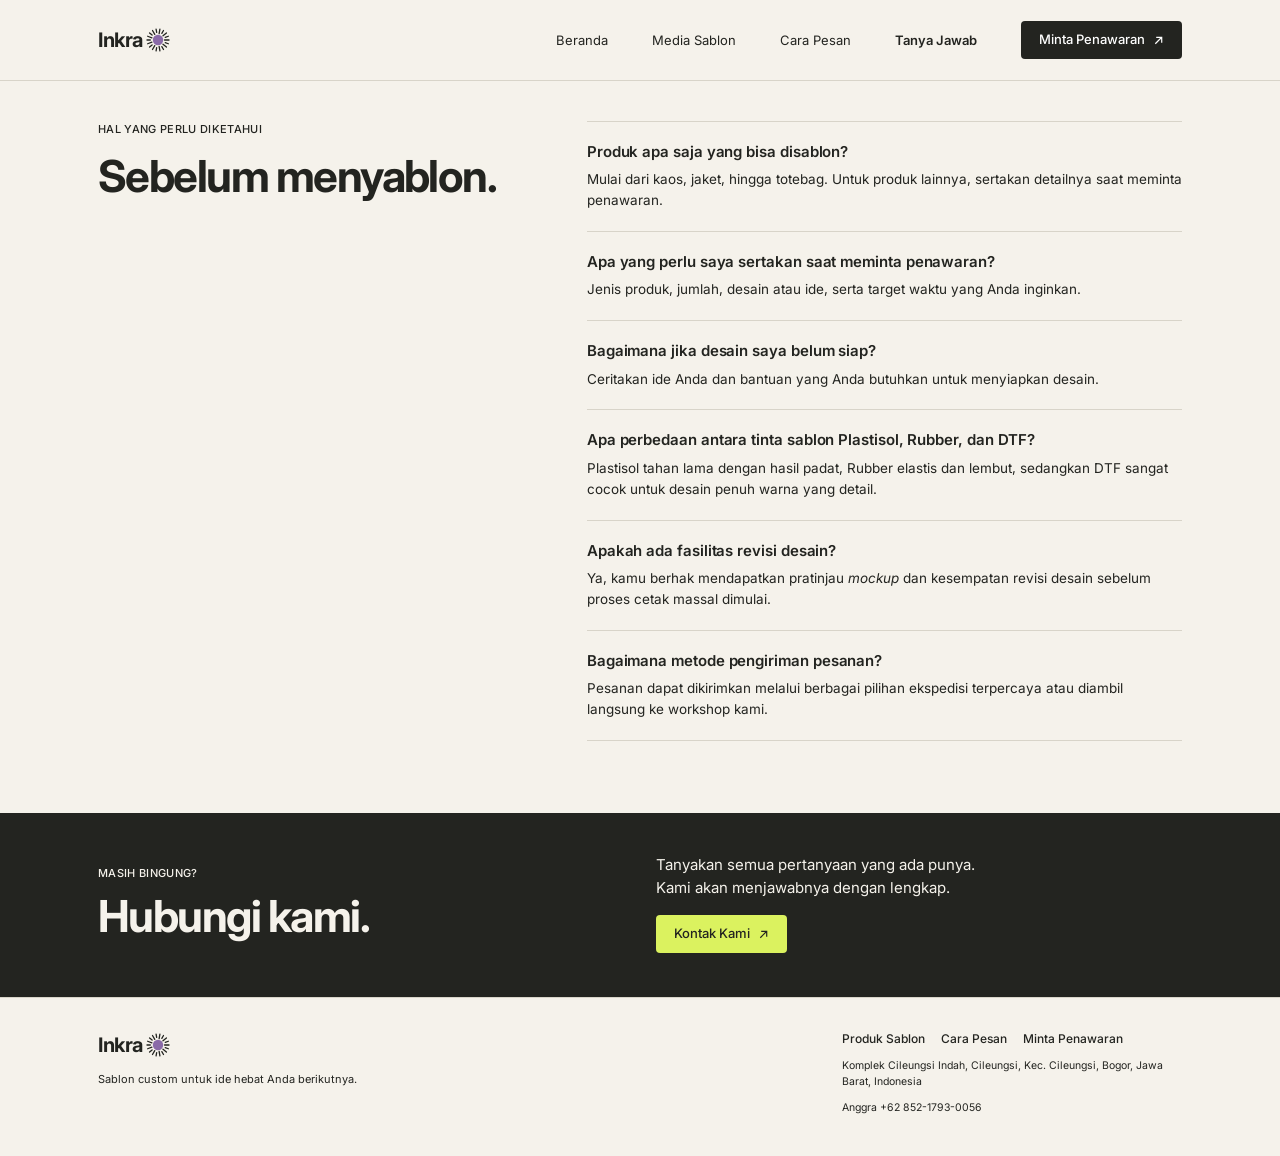
<file: statis/tanya-jawab.html>
<!doctype html>
<html lang="id">
  <head>
    <meta charset="utf-8" />
    <meta name="viewport" content="width=device-width, initial-scale=1" />
    <title>Tanya Jawab — Inkra</title>
    <meta
      name="description"
      content="Sablon custom untuk kaos, jaket, totebag, dan lainnya. Ceritakan ide Anda, kami wujudkan jadi produk siap pakai."
    />
    <link rel="preconnect" href="https://fonts.googleapis.com" />
    <link rel="preconnect" href="https://fonts.gstatic.com" crossorigin />
    <link
      href="https://fonts.googleapis.com/css2?family=Inter:wght@400;500;600;700&display=swap"
      rel="stylesheet"
    />
    <link rel="stylesheet" href="assets/css/style.css" />
  </head>
  <body>
    <header class="site-header">
      <div class="wrap bar">
        <a class="logo" href="index.html" aria-label="Inkra, ke beranda"
          >Inkra<svg
            class="logo-ikon"
            viewBox="0 0 24 24"
            width="24"
            height="24"
            aria-hidden="true"
          >
            <circle cx="12" cy="12" r="5.2" fill="#8a6aa8" />
            <g stroke="#232420" stroke-width="1.3" stroke-linecap="round">
              <line x1="18.50" y1="12.00" x2="23.00" y2="12.00" />
              <line x1="19.24" y1="14.63" x2="22.34" y2="15.76" />
              <line x1="16.98" y1="16.18" x2="20.43" y2="19.07" />
              <line x1="15.85" y1="18.67" x2="17.50" y2="21.53" />
              <line x1="13.13" y1="18.40" x2="13.91" y2="22.83" />
              <line x1="10.66" y1="19.58" x2="10.09" y2="22.83" />
              <line x1="8.75" y1="17.63" x2="6.50" y2="21.53" />
              <line x1="6.10" y1="16.95" x2="3.57" y2="19.07" />
              <line x1="5.89" y1="14.22" x2="1.66" y2="15.76" />
              <line x1="4.30" y1="12.00" x2="1.00" y2="12.00" />
              <line x1="5.89" y1="9.78" x2="1.66" y2="8.24" />
              <line x1="6.10" y1="7.05" x2="3.57" y2="4.93" />
              <line x1="8.75" y1="6.37" x2="6.50" y2="2.47" />
              <line x1="10.66" y1="4.42" x2="10.09" y2="1.17" />
              <line x1="13.13" y1="5.60" x2="13.91" y2="1.17" />
              <line x1="15.85" y1="5.33" x2="17.50" y2="2.47" />
              <line x1="16.98" y1="7.82" x2="20.43" y2="4.93" />
              <line x1="19.24" y1="9.37" x2="22.34" y2="8.24" />
            </g></svg
        ></a>
        <button
          class="nav-toggle"
          type="button"
          aria-expanded="false"
          aria-controls="menu"
        >
          Menu
        </button>
        <nav class="menu" id="menu" aria-label="Navigasi utama">
          <a href="index.html">Beranda</a>
          <a href="media-sablon.html">Media Sablon</a>
          <a href="cara-pesan.html">Cara Pesan</a>
          <a href="tanya-jawab.html" aria-current="page">Tanya Jawab</a>
          <a class="btn btn-gelap" href="minta-penawaran.html"
            >Minta Penawaran
            <svg
              class="ikon"
              viewBox="0 0 12 12"
              width="11"
              height="11"
              aria-hidden="true"
            >
              <path
                d="M2.5 9.5l7-7M3.5 2.5h6v6"
                fill="none"
                stroke="currentColor"
                stroke-width="1.3"
              /></svg
          ></a>
        </nav>
      </div>
    </header>
    <main>
      <section class="section" id="tanya-jawab">
        <div class="wrap faq-grid">
          <div>
            <p class="eyebrow">Hal yang perlu diketahui</p>
            <h1 class="judul">Sebelum menyablon.</h1>
          </div>
          <div class="faq-daftar">
            <div class="faq-item">
              <h3>Produk apa saja yang bisa disablon?</h3>
              <p>
                Mulai dari kaos, jaket, hingga totebag. Untuk produk lainnya,
                sertakan detailnya saat meminta penawaran.
              </p>
            </div>
            <div class="faq-item">
              <h3>Apa yang perlu saya sertakan saat meminta penawaran?</h3>
              <p>
                Jenis produk, jumlah, desain atau ide, serta target waktu yang
                Anda inginkan.
              </p>
            </div>
            <div class="faq-item">
              <h3>Bagaimana jika desain saya belum siap?</h3>
              <p>
                Ceritakan ide Anda dan bantuan yang Anda butuhkan untuk
                menyiapkan desain.
              </p>
            </div>
            <div class="faq-item">
              <h3>
                Apa perbedaan antara tinta sablon Plastisol, Rubber, dan DTF?
              </h3>
              <p>
                Plastisol tahan lama dengan hasil padat, Rubber elastis dan
                lembut, sedangkan DTF sangat cocok untuk desain penuh warna yang
                detail.
              </p>
            </div>
            <div class="faq-item">
              <h3>Apakah ada fasilitas revisi desain?</h3>
              <p>
                Ya, kamu berhak mendapatkan pratinjau <em>mockup</em> dan
                kesempatan revisi desain sebelum proses cetak massal dimulai.
              </p>
            </div>
            <div class="faq-item">
              <h3>Bagaimana metode pengiriman pesanan?</h3>
              <p>
                Pesanan dapat dikirimkan melalui berbagai pilihan ekspedisi
                terpercaya atau diambil langsung ke workshop kami.
              </p>
            </div>
          </div>
        </div>
      </section>
      <section class="band band-gelap">
        <div class="wrap band-grid">
          <div>
            <p class="eyebrow">Masih bingung?</p>
            <h2 class="judul">Hubungi kami.</h2>
          </div>
          <div class="band-aksi">
            <p>
              Tanyakan semua pertanyaan yang ada punya.<br />Kami akan
              menjawabnya dengan lengkap.
            </p>
            <a
              class="btn btn-lime"
              href="https://wa.me/6285217930056?text=Halo%20Inkra%2C%20saya%20ingin%20bertanya%20soal%20sablon."
              target="_blank"
              rel="noopener"
              >Kontak Kami
              <svg
                class="ikon"
                viewBox="0 0 12 12"
                width="11"
                height="11"
                aria-hidden="true"
              >
                <path
                  d="M2.5 9.5l7-7M3.5 2.5h6v6"
                  fill="none"
                  stroke="currentColor"
                  stroke-width="1.3"
                /></svg
            ></a>
          </div>
        </div>
      </section>
    </main>
    <footer class="site-footer">
      <div class="wrap footer-grid">
        <div>
          <a class="logo" href="index.html" aria-label="Inkra, ke beranda"
            >Inkra<svg
              class="logo-ikon"
              viewBox="0 0 24 24"
              width="24"
              height="24"
              aria-hidden="true"
            >
              <circle cx="12" cy="12" r="5.2" fill="#8a6aa8" />
              <g stroke="#232420" stroke-width="1.3" stroke-linecap="round">
                <line x1="18.50" y1="12.00" x2="23.00" y2="12.00" />
                <line x1="19.24" y1="14.63" x2="22.34" y2="15.76" />
                <line x1="16.98" y1="16.18" x2="20.43" y2="19.07" />
                <line x1="15.85" y1="18.67" x2="17.50" y2="21.53" />
                <line x1="13.13" y1="18.40" x2="13.91" y2="22.83" />
                <line x1="10.66" y1="19.58" x2="10.09" y2="22.83" />
                <line x1="8.75" y1="17.63" x2="6.50" y2="21.53" />
                <line x1="6.10" y1="16.95" x2="3.57" y2="19.07" />
                <line x1="5.89" y1="14.22" x2="1.66" y2="15.76" />
                <line x1="4.30" y1="12.00" x2="1.00" y2="12.00" />
                <line x1="5.89" y1="9.78" x2="1.66" y2="8.24" />
                <line x1="6.10" y1="7.05" x2="3.57" y2="4.93" />
                <line x1="8.75" y1="6.37" x2="6.50" y2="2.47" />
                <line x1="10.66" y1="4.42" x2="10.09" y2="1.17" />
                <line x1="13.13" y1="5.60" x2="13.91" y2="1.17" />
                <line x1="15.85" y1="5.33" x2="17.50" y2="2.47" />
                <line x1="16.98" y1="7.82" x2="20.43" y2="4.93" />
                <line x1="19.24" y1="9.37" x2="22.34" y2="8.24" />
              </g></svg
          ></a>
          <p class="footer-tagline">
            Sablon custom untuk ide hebat Anda berikutnya.
          </p>
        </div>
        <div class="footer-info">
          <nav class="footer-links" aria-label="Tautan footer">
            <a href="media-sablon.html">Produk Sablon</a>
            <a href="cara-pesan.html">Cara Pesan</a>
            <a href="minta-penawaran.html">Minta Penawaran</a>
          </nav>
          <p class="footer-alamat">
            Komplek Cileungsi Indah, Cileungsi, Kec. Cileungsi, Bogor, Jawa
            Barat, Indonesia
          </p>
          <p class="footer-alamat">Anggra +62 852-1793-0056</p>
        </div>
      </div>
    </footer>

    <script src="assets/js/main.js"></script>
  </body>
</html>
</file>
<file: statis/assets/css/style.css>
:root {
    --krem: #f5f2eb;
    --tinta: #232420;
    --lime: #dbf25f;
    --abu: #55564f;
    --garis: #d8d4c9;
    --field: #34352f;
    --field-garis: #4b4c45;
    --lebar: 1180px;
    --pad: clamp(20px, 4vw, 48px);
}

*, *::before, *::after { box-sizing: border-box; }
html { -webkit-text-size-adjust: 100%; scroll-behavior: smooth; }
body {
    margin: 0;
    background: var(--krem);
    color: var(--tinta);
    font-family: "Inter", system-ui, -apple-system, "Segoe UI", Roboto, sans-serif;
    font-size: 15px;
    line-height: 1.55;
    -webkit-font-smoothing: antialiased;
}
img { display: block; max-width: 100%; height: auto; }
a { color: inherit; text-decoration: none; }
h1, h2, h3, p, ol { margin: 0; }
ol { padding: 0; list-style: none; }
:focus-visible { outline: 2px solid var(--tinta); outline-offset: 3px; }
.panel-gelap :focus-visible, .band-gelap :focus-visible { outline-color: var(--lime); }

.wrap { max-width: var(--lebar); margin: 0 auto; padding: 0 var(--pad); }

/* ---------- Tombol & teks umum ---------- */
.btn {
    display: inline-flex; align-items: center; gap: 8px;
    padding: 11px 18px; border: 0; border-radius: 4px;
    font-weight: 500; font-size: 13px; line-height: 1.2; font-family: inherit; cursor: pointer;
}
.btn-gelap { background: var(--tinta); color: #fff; }
.btn-lime  { background: var(--lime); color: var(--tinta); }
.btn-blok  { width: 100%; justify-content: space-between; padding: 14px 16px; font-weight: 600; }
.btn:hover { filter: brightness(1.12); }
.btn-lime:hover { filter: brightness(.96); }
.ikon { flex: none; }

.eyebrow { font-size: 11px; font-weight: 500; letter-spacing: .03em; text-transform: uppercase; }
.eyebrow-lime { color: var(--lime); }
.judul {
    font-size: clamp(30px, 4vw, 44px); font-weight: 700;
    letter-spacing: -.035em; line-height: 1.1;
}
.judul-besar { font-size: clamp(44px, 6vw, 68px); line-height: 1.08; letter-spacing: -.04em; }
.tautan-garis { font-size: 13px; border-bottom: 1px solid currentColor; padding-bottom: 1px; }

/* ---------- Header ---------- */
.site-header { background: var(--krem); border-bottom: 1px solid var(--garis); position: relative; z-index: 20; }
.bar { display: flex; align-items: center; justify-content: space-between; height: 80px; gap: 24px; }
.logo { display: inline-flex; align-items: center; gap: 3px; font-size: 20px; font-weight: 700; letter-spacing: -.02em; }
.menu { display: flex; align-items: center; gap: 44px; }
.menu > a:not(.btn) { font-size: 13px; }
.menu > a[aria-current="page"] { font-weight: 600; }
.nav-toggle {
    display: none; padding: 8px 14px; border: 1px solid var(--tinta); border-radius: 4px;
    background: transparent; color: inherit; font-weight: 500; font-size: 13px; line-height: 1; font-family: inherit; cursor: pointer;
}

/* ---------- Hero ---------- */
.hero { padding: 56px 0 72px; }
.hero-grid { display: grid; grid-template-columns: 1fr 1.08fr; gap: clamp(32px, 5vw, 72px); align-items: center; }
.hero h1 { margin: 16px 0 20px; font-size: clamp(46px, 6.6vw, 80px); font-weight: 700; letter-spacing: -.045em; line-height: 1; }
.hero-ket { max-width: 460px; font-size: 15px; }
.hero-aksi { display: flex; align-items: center; flex-wrap: wrap; gap: 24px; margin-top: 28px; }
.hero-foto { width: 100%; aspect-ratio: 6 / 5; object-fit: cover; border-radius: 6px; }

/* ---------- Seksi umum ---------- */
.section { padding: 40px 0 72px; }
.section .eyebrow { margin-bottom: 14px; }
.section-head { display: flex; justify-content: space-between; align-items: flex-end; gap: 24px; }
.section-note { max-width: 260px; font-size: 12px; color: var(--abu); text-align: right; }

/* ---------- Kartu media ---------- */
.kartu-grid { display: grid; grid-template-columns: repeat(3, 1fr); gap: 24px; margin-top: 40px; }
.kartu { display: block; }
.kartu img { width: 100%; aspect-ratio: 254 / 207; object-fit: cover; border-radius: 6px; background: #ddd8cc; }
.kartu-judul { display: flex; justify-content: space-between; align-items: center; margin-top: 18px; }
.kartu-nama { font-size: 20px; font-weight: 600; letter-spacing: -.01em; }
.kartu-ket { display: block; margin-top: 8px; font-size: 13px; }
.kartu:hover .ikon { transform: translate(2px, -2px); }
.ikon { transition: transform .15s ease; }

/* ---------- Band lime / gelap ---------- */
.band { background: var(--lime); padding: 40px 0 44px; }
.band-grid { display: grid; grid-template-columns: 1fr 1fr; gap: 32px; align-items: center; }
.band .judul { margin-top: 10px; }
.band-aksi { display: flex; flex-direction: column; align-items: flex-start; gap: 16px; }
.band-aksi p { font-size: 15px; }
.band-gelap { background: var(--tinta); color: var(--krem); }

/* ---------- Cara pesan ---------- */
.langkah { display: grid; grid-template-columns: repeat(3, 1fr); column-gap: 24px; margin-top: 44px; }
.langkah-item { display: grid; grid-template-columns: 36px 1fr; gap: 4px; padding: 18px 0 40px; border-top: 1px solid var(--garis); }
.langkah-no { font-size: 12px; font-weight: 500; padding-top: 3px; }
.langkah h3 { font-size: 18px; font-weight: 600; letter-spacing: -.01em; }
.langkah p { margin-top: 12px; font-size: 13px; color: var(--abu); max-width: 300px; }
.banner-foto { width: 100%; height: clamp(140px, 19vw, 230px); object-fit: cover; border-radius: 6px; margin-top: 8px; }

/* ---------- Tanya jawab ---------- */
.faq-grid { display: grid; grid-template-columns: 1fr 1.35fr; gap: 48px; }
.faq-item { padding: 18px 0 20px; border-top: 1px solid var(--garis); }
.faq-item:last-child { border-bottom: 1px solid var(--garis); }
.faq-item h3 { font-size: 15px; font-weight: 600; letter-spacing: -.005em; }
.faq-item p { margin-top: 6px; font-size: 13.5px; }

/* ---------- Form ---------- */
.panel-gelap { background: var(--tinta); color: var(--krem); padding: 48px 0 64px; }
.form-grid { display: grid; grid-template-columns: 1fr 1.05fr; gap: clamp(32px, 6vw, 88px); }
.form-kiri { display: flex; flex-direction: column; justify-content: space-between; gap: 48px; min-height: 440px; }
.form-kiri .eyebrow { margin-bottom: 20px; }
.form-kiri .form-tag { margin: 0; }
.form-ket { margin-top: 28px; max-width: 360px; font-size: 16px; }

.form { display: grid; gap: 18px; align-content: start; }
.baris { display: grid; grid-template-columns: 1fr 1fr; gap: 16px; }
.field { display: grid; gap: 8px; align-content: start; }
.field label { font-size: 12px; font-weight: 500; }
.field input, .field textarea {
    width: 100%; padding: 12px 14px;
    background: var(--field); border: 1px solid var(--field-garis); border-radius: 4px;
    color: var(--krem); font-weight: 400; font-size: 13px; line-height: 1.4; font-family: inherit;
}
.field textarea { resize: vertical; min-height: 92px; }
.field input::placeholder, .field textarea::placeholder { color: #a3a39a; }
.field input:focus, .field textarea:focus { outline: 2px solid var(--lime); outline-offset: 0; border-color: var(--lime); }
.field [aria-invalid="true"] { border-color: #ff8a7a; }
.galat { font-size: 12px; color: #ffa99c; }
.galat-umum { padding: 10px 12px; border: 1px solid #ff8a7a; border-radius: 4px; }
.form-catatan { font-size: 11px; color: #b9b9b0; }
.jebakan { position: absolute; left: -9999px; width: 1px; height: 1px; overflow: hidden; }

/* ---------- Footer ---------- */
.site-footer { background: var(--krem); border-top: 1px solid var(--garis); }
.footer-grid { display: flex; justify-content: space-between; gap: 32px; padding-top: 32px; padding-bottom: 40px; }
.footer-tagline { margin-top: 10px; font-size: 11px; }
.footer-info { max-width: 340px; }
.footer-links { display: flex; flex-wrap: wrap; gap: 8px 16px; font-size: 12px; font-weight: 500; }
.footer-alamat { margin-top: 10px; font-size: 10.5px; line-height: 1.5; }

/* ---------- Modal sukses ---------- */
.modal {
    position: fixed; inset: 0; z-index: 100; display: grid; place-items: center; padding: 20px;
    background: rgba(35, 36, 32, .55); -webkit-backdrop-filter: blur(10px); backdrop-filter: blur(10px);
}
.modal[hidden] { display: none; }
.modal-kotak { width: min(360px, 100%); padding: 40px 28px 32px; background: var(--lime); text-align: center; }
.modal-kotak h2 { font-size: 26px; font-weight: 700; letter-spacing: -.03em; }
.modal-kotak p { margin: 16px auto 28px; font-size: 13px; max-width: 280px; }
@media (prefers-reduced-motion: no-preference) {
    .modal { animation: muncul .2s ease-out; }
    .modal-kotak { animation: naik .25s ease-out; }
    @keyframes muncul { from { opacity: 0; } }
    @keyframes naik { from { transform: translateY(10px); } }
}

/* ---------- Responsif ---------- */
@media (max-width: 860px) {
    .nav-toggle { display: inline-block; }
    .menu {
        display: none; position: absolute; top: 100%; left: 0; right: 0;
        flex-direction: column; align-items: flex-start; gap: 18px;
        padding: 20px var(--pad) 24px; background: var(--krem); border-bottom: 1px solid var(--garis);
    }
    .menu.terbuka { display: flex; }
    .menu > a:not(.btn) { font-size: 15px; }

    .hero { padding: 36px 0 48px; }
    .hero-grid, .band-grid, .faq-grid, .form-grid { grid-template-columns: 1fr; }
    .section-head { flex-direction: column; align-items: flex-start; }
    .section-note { text-align: left; }
    .kartu-grid, .langkah { grid-template-columns: 1fr; }
    .langkah { margin-top: 28px; }
    .form-kiri { min-height: 0; }
    .footer-grid { flex-direction: column; }
}
@media (max-width: 520px) {
    .baris { grid-template-columns: 1fr; }
}

/* ---------- Tombol tambahan (modal) ---------- */
.btn-garis { background: transparent; color: var(--tinta); box-shadow: inset 0 0 0 1px currentColor; }
.btn-garis:hover { filter: none; background: rgba(35, 36, 32, .08); }
.modal-aksi { display: flex; justify-content: center; flex-wrap: wrap; gap: 10px; }
.modal-kotak .modal-wa { margin: -12px auto 20px; font-size: 12px; font-weight: 500; }
</file>
